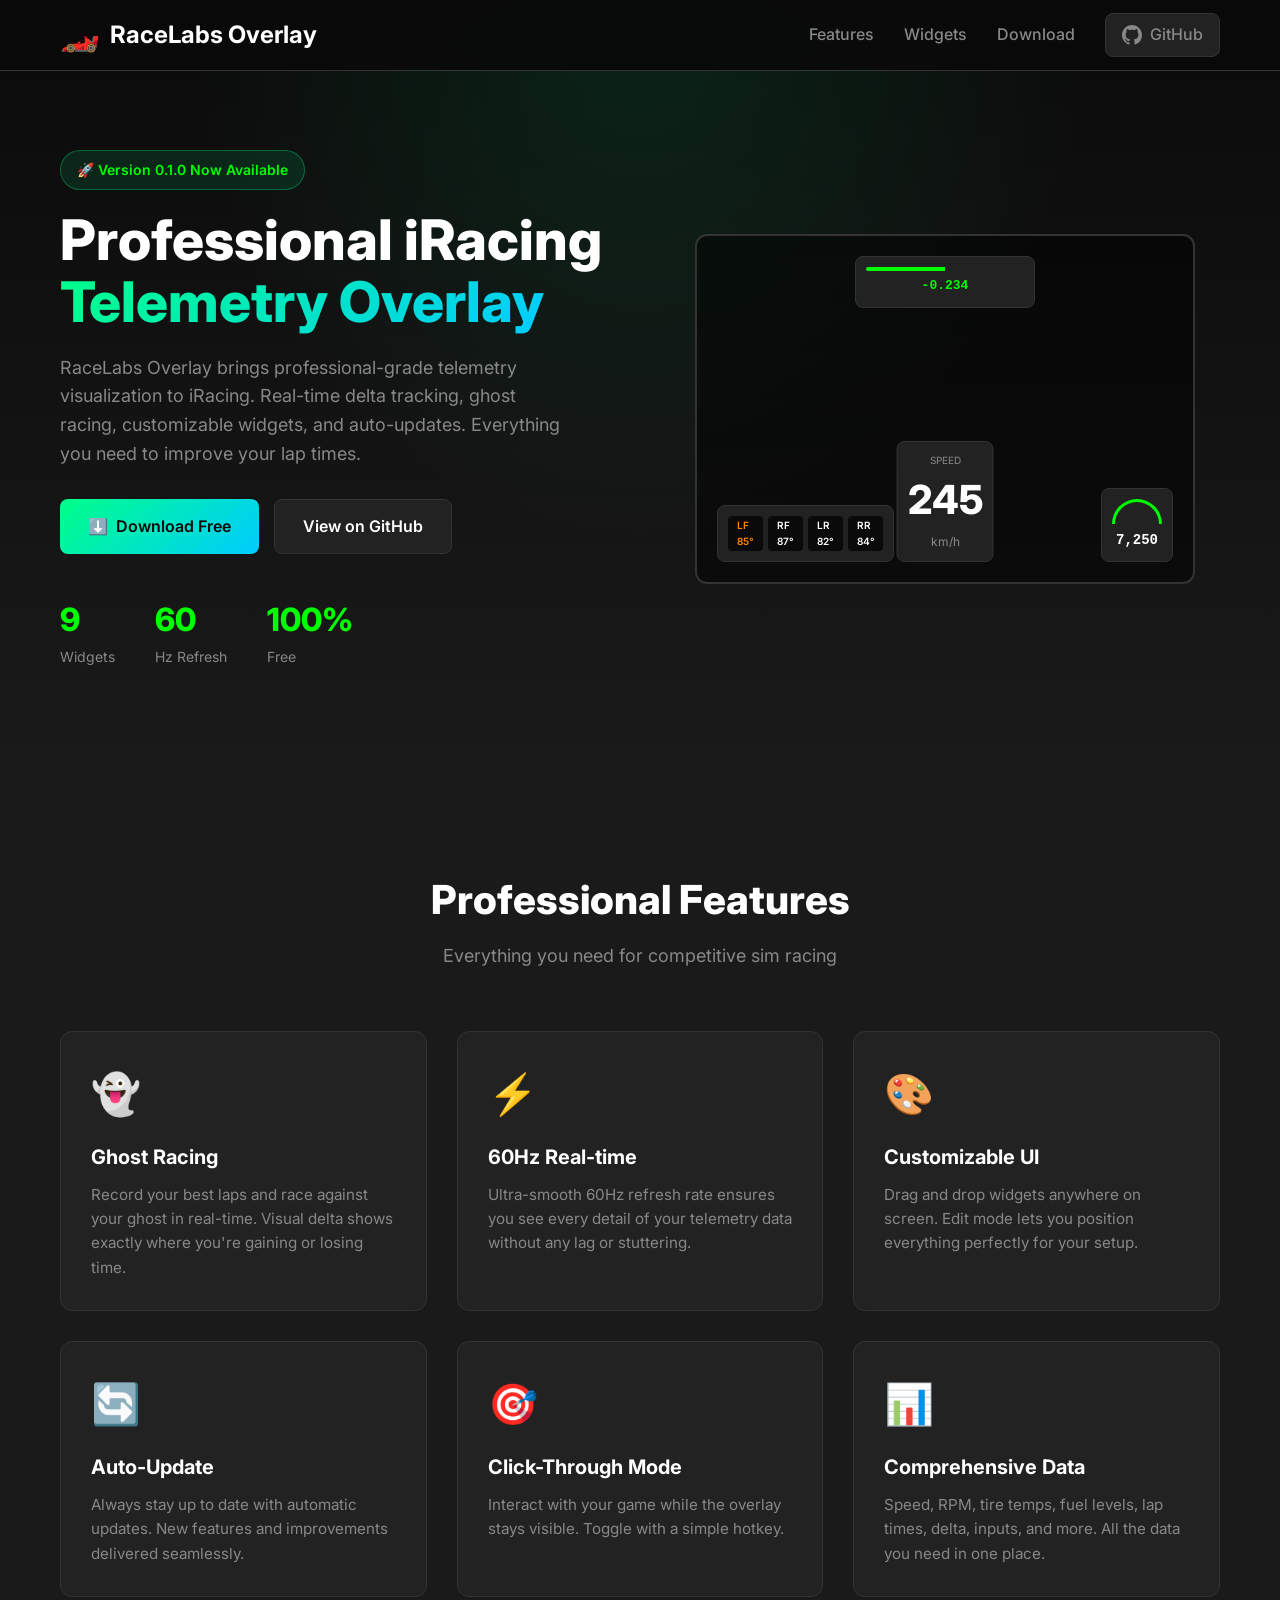
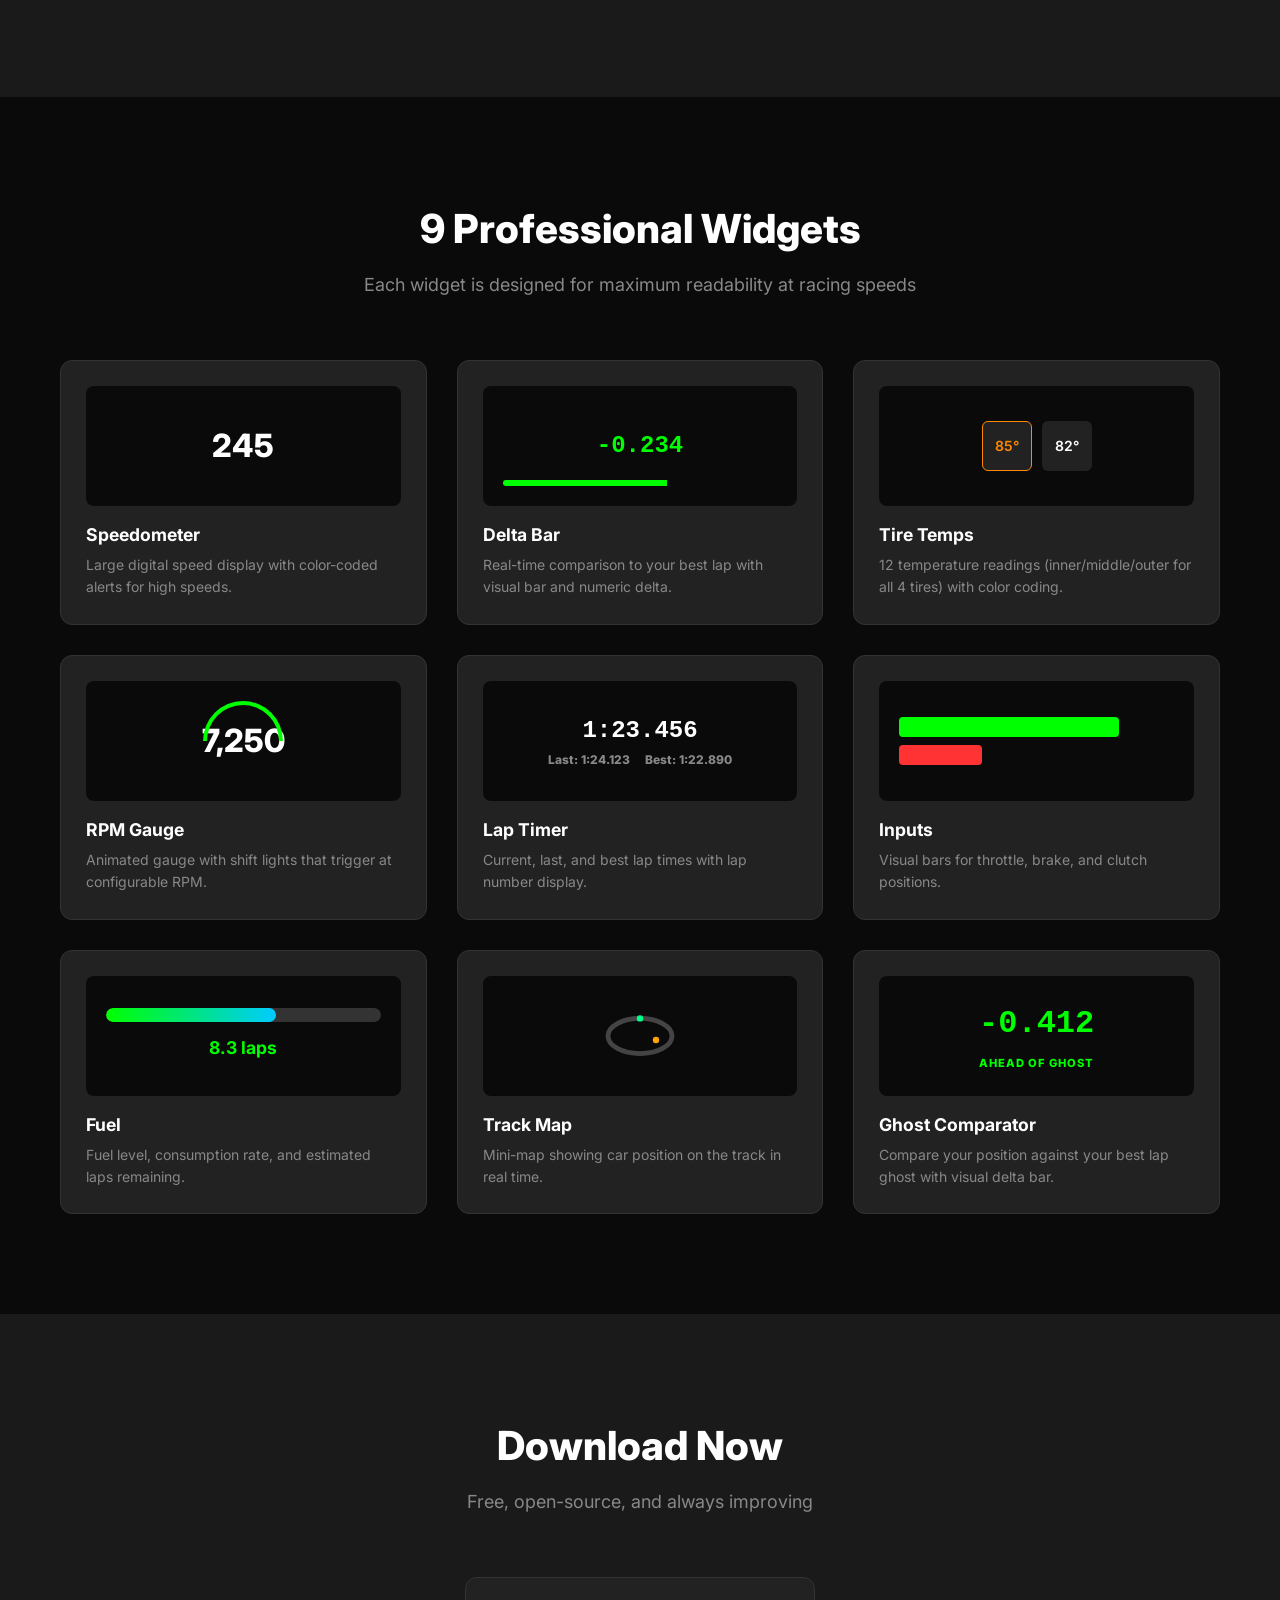
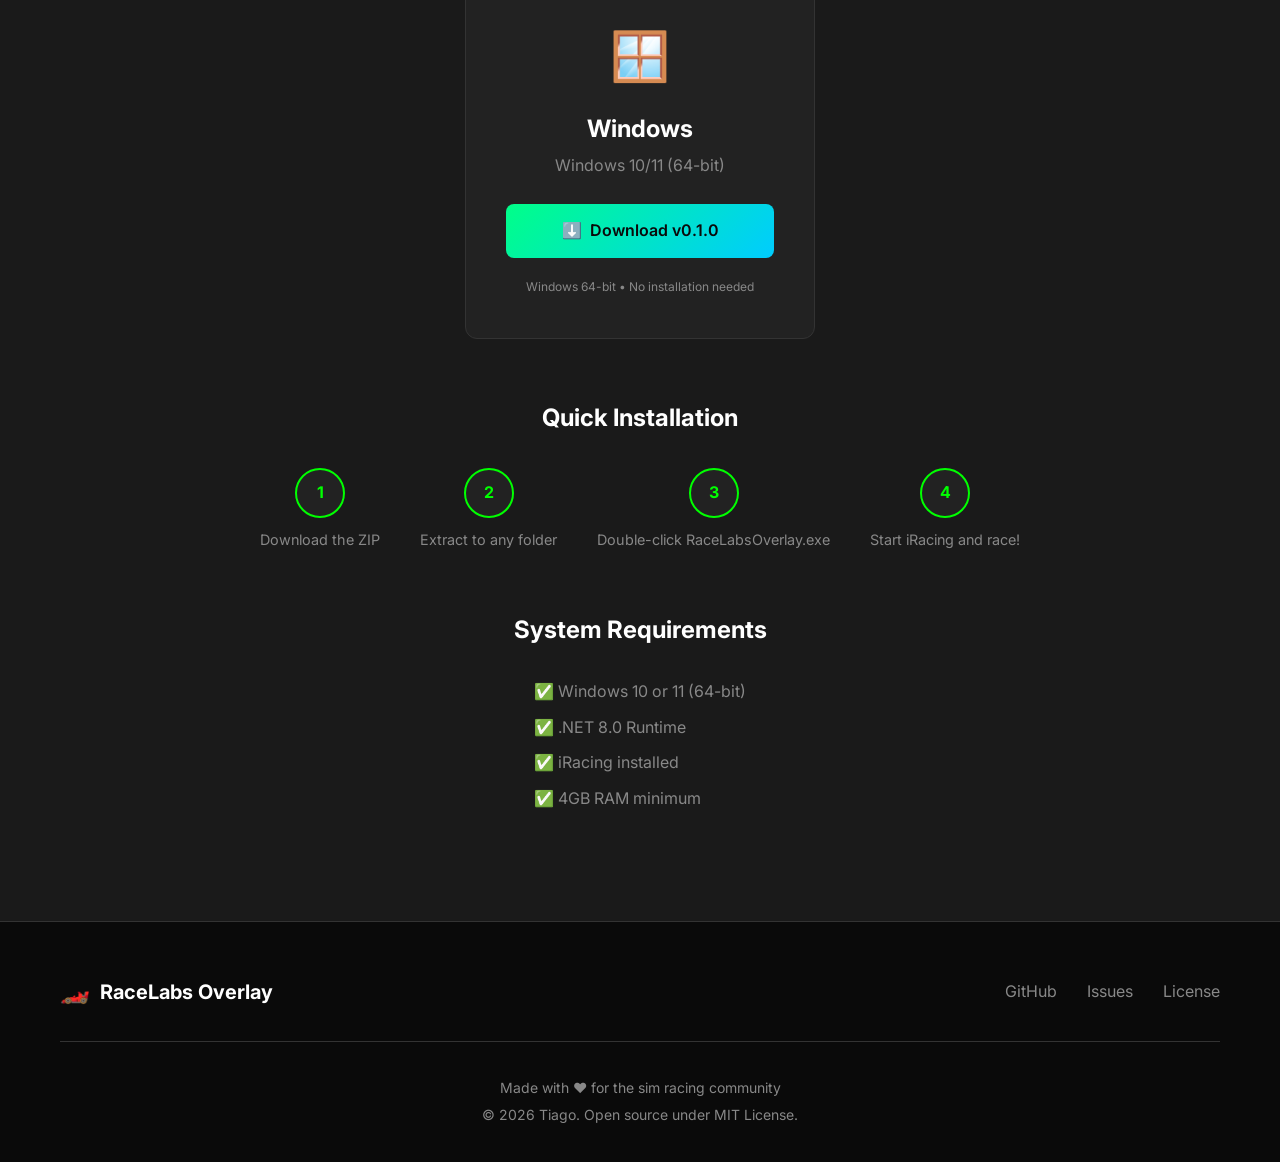
<file: docs/index.html>
<!DOCTYPE html>
<html lang="en">
<head>
    <meta charset="UTF-8">
    <meta name="viewport" content="width=device-width, initial-scale=1.0">
    <title>RaceLabs Overlay - Professional iRacing Telemetry</title>
    <meta name="description" content="Professional iRacing telemetry overlay with ghost racing, real-time delta, and customizable widgets.">
    <link rel="stylesheet" href="style.css">
    <link href="https://fonts.googleapis.com/css2?family=Inter:wght@400;600;700;800&display=swap" rel="stylesheet">
    <link rel="icon" href="data:image/svg+xml,<svg xmlns='http://www.w3.org/2000/svg' viewBox='0 0 100 100'><text y='.9em' font-size='90'>🏎️</text></svg>">
</head>
<body>
    <!-- Navigation -->
    <nav class="navbar">
        <div class="container">
            <div class="nav-brand">
                <span class="logo">🏎️</span>
                <span class="brand-text">RaceLabs Overlay</span>
            </div>
            <div class="nav-links">
                <a href="#features">Features</a>
                <a href="#widgets">Widgets</a>
                <a href="#download">Download</a>
                <a href="https://github.com/timimata/RaceLabsOverlay" target="_blank" class="github-link">
                    <svg height="20" viewBox="0 0 16 16" fill="currentColor"><path d="M8 0C3.58 0 0 3.58 0 8c0 3.54 2.29 6.53 5.47 7.59.4.07.55-.17.55-.38 0-.19-.01-.82-.01-1.49-2.01.37-2.53-.49-2.69-.94-.09-.23-.48-.94-.82-1.13-.28-.15-.68-.52-.01-.53.63-.01 1.08.58 1.23.82.72 1.21 1.87.87 2.33.66.07-.52.28-.87.51-1.07-1.78-.2-3.64-.89-3.64-3.95 0-.87.31-1.59.82-2.15-.08-.2-.36-1.02.08-2.12 0 0 .67-.21 2.2.82.64-.18 1.32-.27 2-.27.68 0 1.36.09 2 .27 1.53-1.04 2.2-.82 2.2-.82.44 1.1.16 1.92.08 2.12.51.56.82 1.27.82 2.15 0 3.07-1.87 3.75-3.65 3.95.29.25.54.73.54 1.48 0 1.07-.01 1.93-.01 2.2 0 .21.15.46.55.38A8.013 8.013 0 0016 8c0-4.42-3.58-8-8-8z"/></svg>
                    GitHub
                </a>
            </div>
            <button class="mobile-menu-btn">☰</button>
        </div>
    </nav>

    <!-- Hero Section -->
    <section class="hero">
        <div class="container">
            <div class="hero-content">
                <div class="badge">🚀 Version 0.1.0 Now Available</div>
                <h1>Professional iRacing<br><span class="gradient-text">Telemetry Overlay</span></h1>
                <p class="hero-description">
                    RaceLabs Overlay brings professional-grade telemetry visualization to iRacing. 
                    Real-time delta tracking, ghost racing, customizable widgets, and auto-updates. 
                    Everything you need to improve your lap times.
                </p>
                <div class="hero-buttons">
                    <a href="#download" class="btn btn-primary">
                        <span>⬇️</span> Download Free
                    </a>
                    <a href="https://github.com/timimata/RaceLabsOverlay" target="_blank" class="btn btn-secondary">
                        View on GitHub
                    </a>
                </div>
                <div class="hero-stats">
                    <div class="stat">
                        <span class="stat-value">9</span>
                        <span class="stat-label">Widgets</span>
                    </div>
                    <div class="stat">
                        <span class="stat-value">60</span>
                        <span class="stat-label">Hz Refresh</span>
                    </div>
                    <div class="stat">
                        <span class="stat-value">100%</span>
                        <span class="stat-label">Free</span>
                    </div>
                </div>
            </div>
            <div class="hero-visual">
                <div class="overlay-preview">
                    <div class="widget speedometer">
                        <div class="widget-label">SPEED</div>
                        <div class="widget-value">245</div>
                        <div class="widget-unit">km/h</div>
                    </div>
                    <div class="widget delta">
                        <div class="delta-bar"></div>
                        <div class="delta-value">-0.234</div>
                    </div>
                    <div class="widget tires">
                        <div class="tire lf">LF<br>85°</div>
                        <div class="tire rf">RF<br>87°</div>
                        <div class="tire lr">LR<br>82°</div>
                        <div class="tire rr">RR<br>84°</div>
                    </div>
                    <div class="widget rpm">
                        <div class="rpm-gauge"></div>
                        <div class="rpm-value">7,250</div>
                    </div>
                </div>
            </div>
        </div>
    </section>

    <!-- Features Section -->
    <section id="features" class="features">
        <div class="container">
            <h2 class="section-title">Professional Features</h2>
            <p class="section-subtitle">Everything you need for competitive sim racing</p>
            
            <div class="features-grid">
                <div class="feature-card">
                    <div class="feature-icon">👻</div>
                    <h3>Ghost Racing</h3>
                    <p>Record your best laps and race against your ghost in real-time. Visual delta shows exactly where you're gaining or losing time.</p>
                </div>
                <div class="feature-card">
                    <div class="feature-icon">⚡</div>
                    <h3>60Hz Real-time</h3>
                    <p>Ultra-smooth 60Hz refresh rate ensures you see every detail of your telemetry data without any lag or stuttering.</p>
                </div>
                <div class="feature-card">
                    <div class="feature-icon">🎨</div>
                    <h3>Customizable UI</h3>
                    <p>Drag and drop widgets anywhere on screen. Edit mode lets you position everything perfectly for your setup.</p>
                </div>
                <div class="feature-card">
                    <div class="feature-icon">🔄</div>
                    <h3>Auto-Update</h3>
                    <p>Always stay up to date with automatic updates. New features and improvements delivered seamlessly.</p>
                </div>
                <div class="feature-card">
                    <div class="feature-icon">🎯</div>
                    <h3>Click-Through Mode</h3>
                    <p>Interact with your game while the overlay stays visible. Toggle with a simple hotkey.</p>
                </div>
                <div class="feature-card">
                    <div class="feature-icon">📊</div>
                    <h3>Comprehensive Data</h3>
                    <p>Speed, RPM, tire temps, fuel levels, lap times, delta, inputs, and more. All the data you need in one place.</p>
                </div>
            </div>
        </div>
    </section>

    <!-- Widgets Section -->
    <section id="widgets" class="widgets">
        <div class="container">
            <h2 class="section-title">9 Professional Widgets</h2>
            <p class="section-subtitle">Each widget is designed for maximum readability at racing speeds</p>
            
            <div class="widgets-showcase">
                <div class="widget-item">
                    <div class="widget-preview speedo">245</div>
                    <div class="widget-info">
                        <h4>Speedometer</h4>
                        <p>Large digital speed display with color-coded alerts for high speeds.</p>
                    </div>
                </div>
                <div class="widget-item">
                    <div class="widget-preview delta-preview">
                        <div class="delta-bar-preview"></div>
                        <span>-0.234</span>
                    </div>
                    <div class="widget-info">
                        <h4>Delta Bar</h4>
                        <p>Real-time comparison to your best lap with visual bar and numeric delta.</p>
                    </div>
                </div>
                <div class="widget-item">
                    <div class="widget-preview temps">
                        <div class="temp-box hot">85°</div>
                        <div class="temp-box">82°</div>
                    </div>
                    <div class="widget-info">
                        <h4>Tire Temps</h4>
                        <p>12 temperature readings (inner/middle/outer for all 4 tires) with color coding.</p>
                    </div>
                </div>
                <div class="widget-item">
                    <div class="widget-preview rpm-preview">
                        <div class="rpm-arc"></div>
                        <span>7,250</span>
                    </div>
                    <div class="widget-info">
                        <h4>RPM Gauge</h4>
                        <p>Animated gauge with shift lights that trigger at configurable RPM.</p>
                    </div>
                </div>
                <div class="widget-item">
                    <div class="widget-preview lap">
                        <div class="lap-time">1:23.456</div>
                        <div class="lap-stats">
                            <span>Last: 1:24.123</span>
                            <span>Best: 1:22.890</span>
                        </div>
                    </div>
                    <div class="widget-info">
                        <h4>Lap Timer</h4>
                        <p>Current, last, and best lap times with lap number display.</p>
                    </div>
                </div>
                <div class="widget-item">
                    <div class="widget-preview inputs">
                        <div class="input-bar throttle" style="width: 80%"></div>
                        <div class="input-bar brake" style="width: 30%"></div>
                    </div>
                    <div class="widget-info">
                        <h4>Inputs</h4>
                        <p>Visual bars for throttle, brake, and clutch positions.</p>
                    </div>
                </div>
                <div class="widget-item">
                    <div class="widget-preview fuel-preview">
                        <div class="fuel-bar-bg">
                            <div class="fuel-bar-fill"></div>
                        </div>
                        <span class="fuel-laps">8.3 laps</span>
                    </div>
                    <div class="widget-info">
                        <h4>Fuel</h4>
                        <p>Fuel level, consumption rate, and estimated laps remaining.</p>
                    </div>
                </div>
                <div class="widget-item">
                    <div class="widget-preview track-preview">
                        <svg viewBox="0 0 100 60" width="80" height="50">
                            <ellipse cx="50" cy="30" rx="40" ry="22" fill="none" stroke="#444" stroke-width="6"/>
                            <circle cx="50" cy="8" r="4" fill="#00ff88"/>
                            <circle cx="70" cy="35" r="4" fill="orange"/>
                        </svg>
                    </div>
                    <div class="widget-info">
                        <h4>Track Map</h4>
                        <p>Mini-map showing car position on the track in real time.</p>
                    </div>
                </div>
                <div class="widget-item">
                    <div class="widget-preview ghost-preview">
                        <span class="ghost-delta">-0.412</span>
                        <span class="ghost-label">AHEAD of ghost</span>
                    </div>
                    <div class="widget-info">
                        <h4>Ghost Comparator</h4>
                        <p>Compare your position against your best lap ghost with visual delta bar.</p>
                    </div>
                </div>
            </div>
        </div>
    </section>

    <!-- Download Section -->
    <section id="download" class="download">
        <div class="container">
            <h2 class="section-title">Download Now</h2>
            <p class="section-subtitle">Free, open-source, and always improving</p>
            
            <div class="download-options">
                <div class="download-card">
                    <div class="download-icon">🪟</div>
                    <h3>Windows</h3>
                    <p>Windows 10/11 (64-bit)</p>
                    <a href="https://github.com/timimata/RaceLabsOverlay/releases" class="btn btn-download">
                        <span>⬇️</span> Download v0.1.0
                    </a>
                    <small>Windows 64-bit • No installation needed</small>
                </div>
            </div>

            <div class="installation">
                <h3>Quick Installation</h3>
                <div class="install-steps">
                    <div class="step">
                        <div class="step-number">1</div>
                        <p>Download the ZIP</p>
                    </div>
                    <div class="step">
                        <div class="step-number">2</div>
                        <p>Extract to any folder</p>
                    </div>
                    <div class="step">
                        <div class="step-number">3</div>
                        <p>Double-click RaceLabsOverlay.exe</p>
                    </div>
                    <div class="step">
                        <div class="step-number">4</div>
                        <p>Start iRacing and race!</p>
                    </div>
                </div>
            </div>

            <div class="requirements">
                <h3>System Requirements</h3>
                <ul>
                    <li>✅ Windows 10 or 11 (64-bit)</li>
                    <li>✅ .NET 8.0 Runtime</li>
                    <li>✅ iRacing installed</li>
                    <li>✅ 4GB RAM minimum</li>
                </ul>
            </div>
        </div>
    </section>

    <!-- Footer -->
    <footer class="footer">
        <div class="container">
            <div class="footer-content">
                <div class="footer-brand">
                    <span class="logo">🏎️</span>
                    <span>RaceLabs Overlay</span>
                </div>
                <div class="footer-links">
                    <a href="https://github.com/timimata/RaceLabsOverlay">GitHub</a>
                    <a href="https://github.com/timimata/RaceLabsOverlay/issues">Issues</a>
                    <a href="https://github.com/timimata/RaceLabsOverlay/blob/main/LICENSE">License</a>
                </div>
            </div>
            <div class="footer-bottom">
                <p>Made with ❤️ for the sim racing community</p>
                <p>© 2026 Tiago. Open source under MIT License.</p>
            </div>
        </div>
    </footer>

    <script src="script.js"></script>
</body>
</html>
</file>
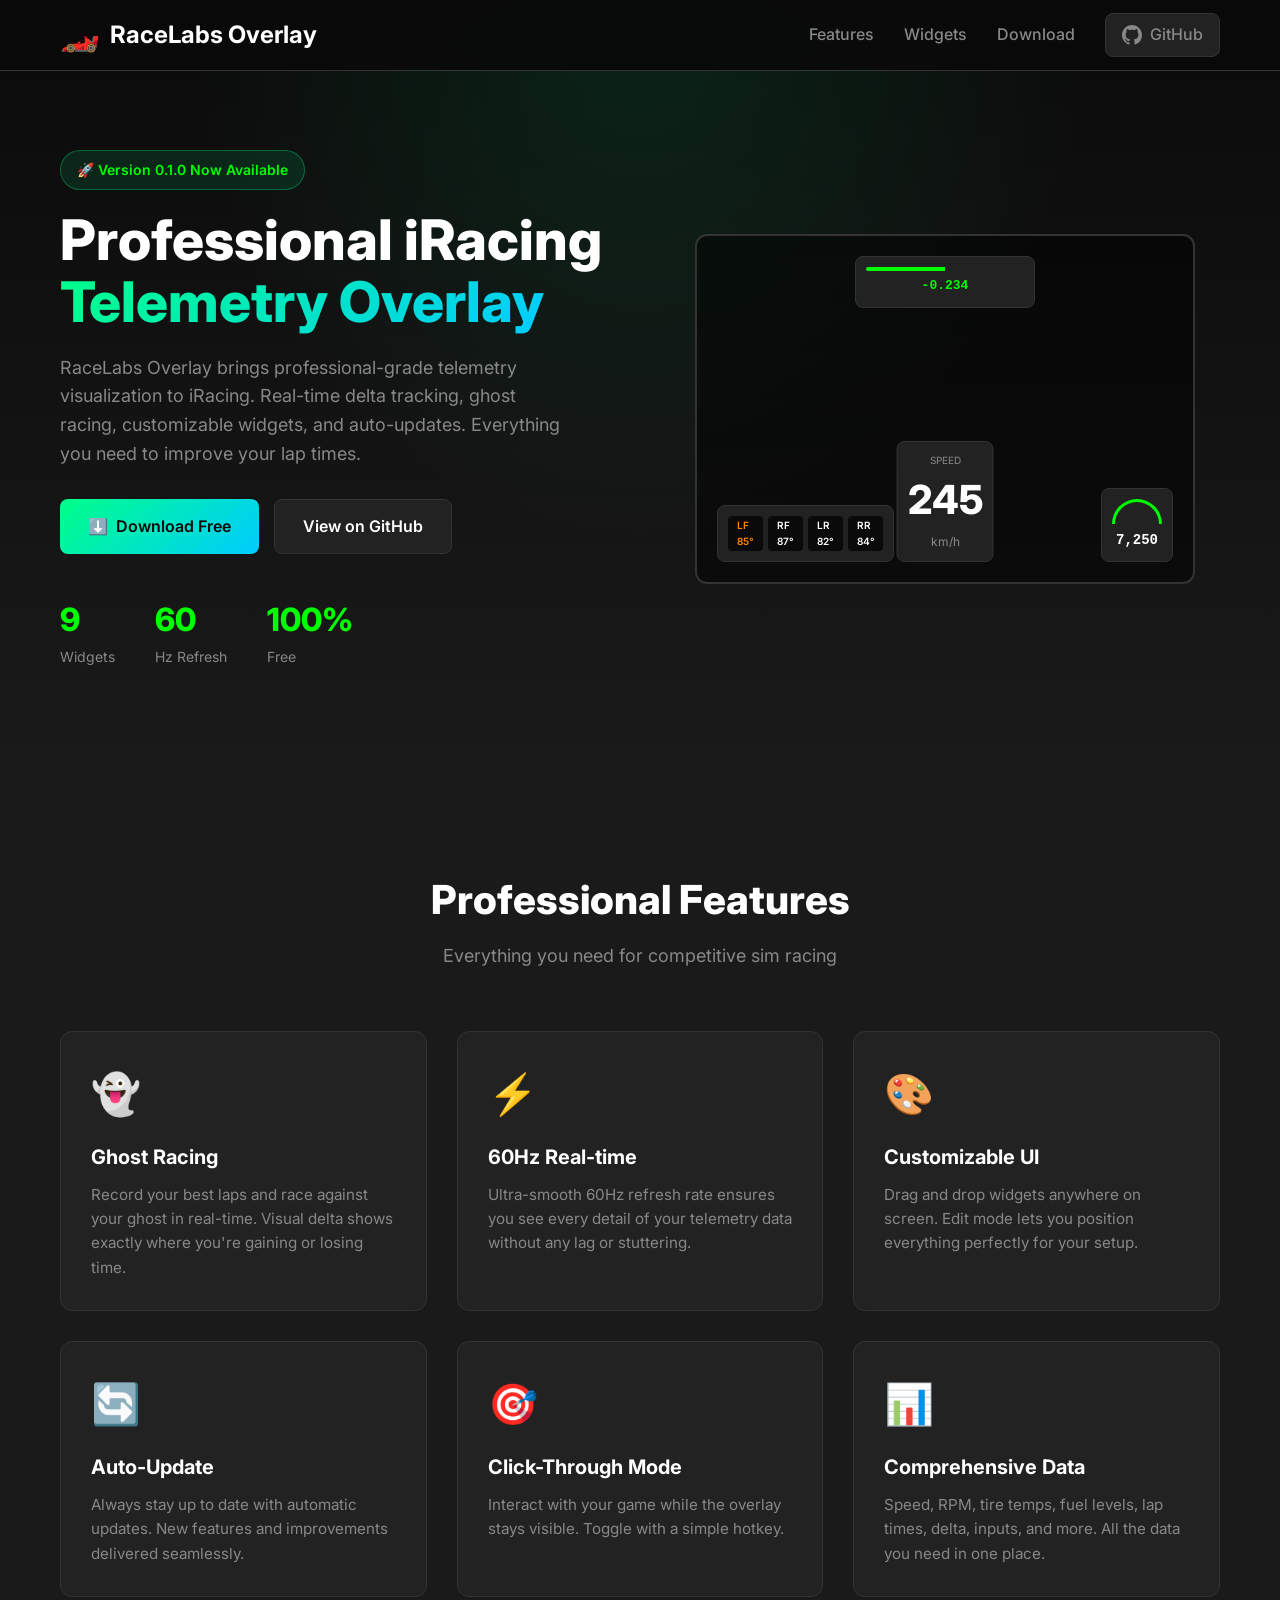
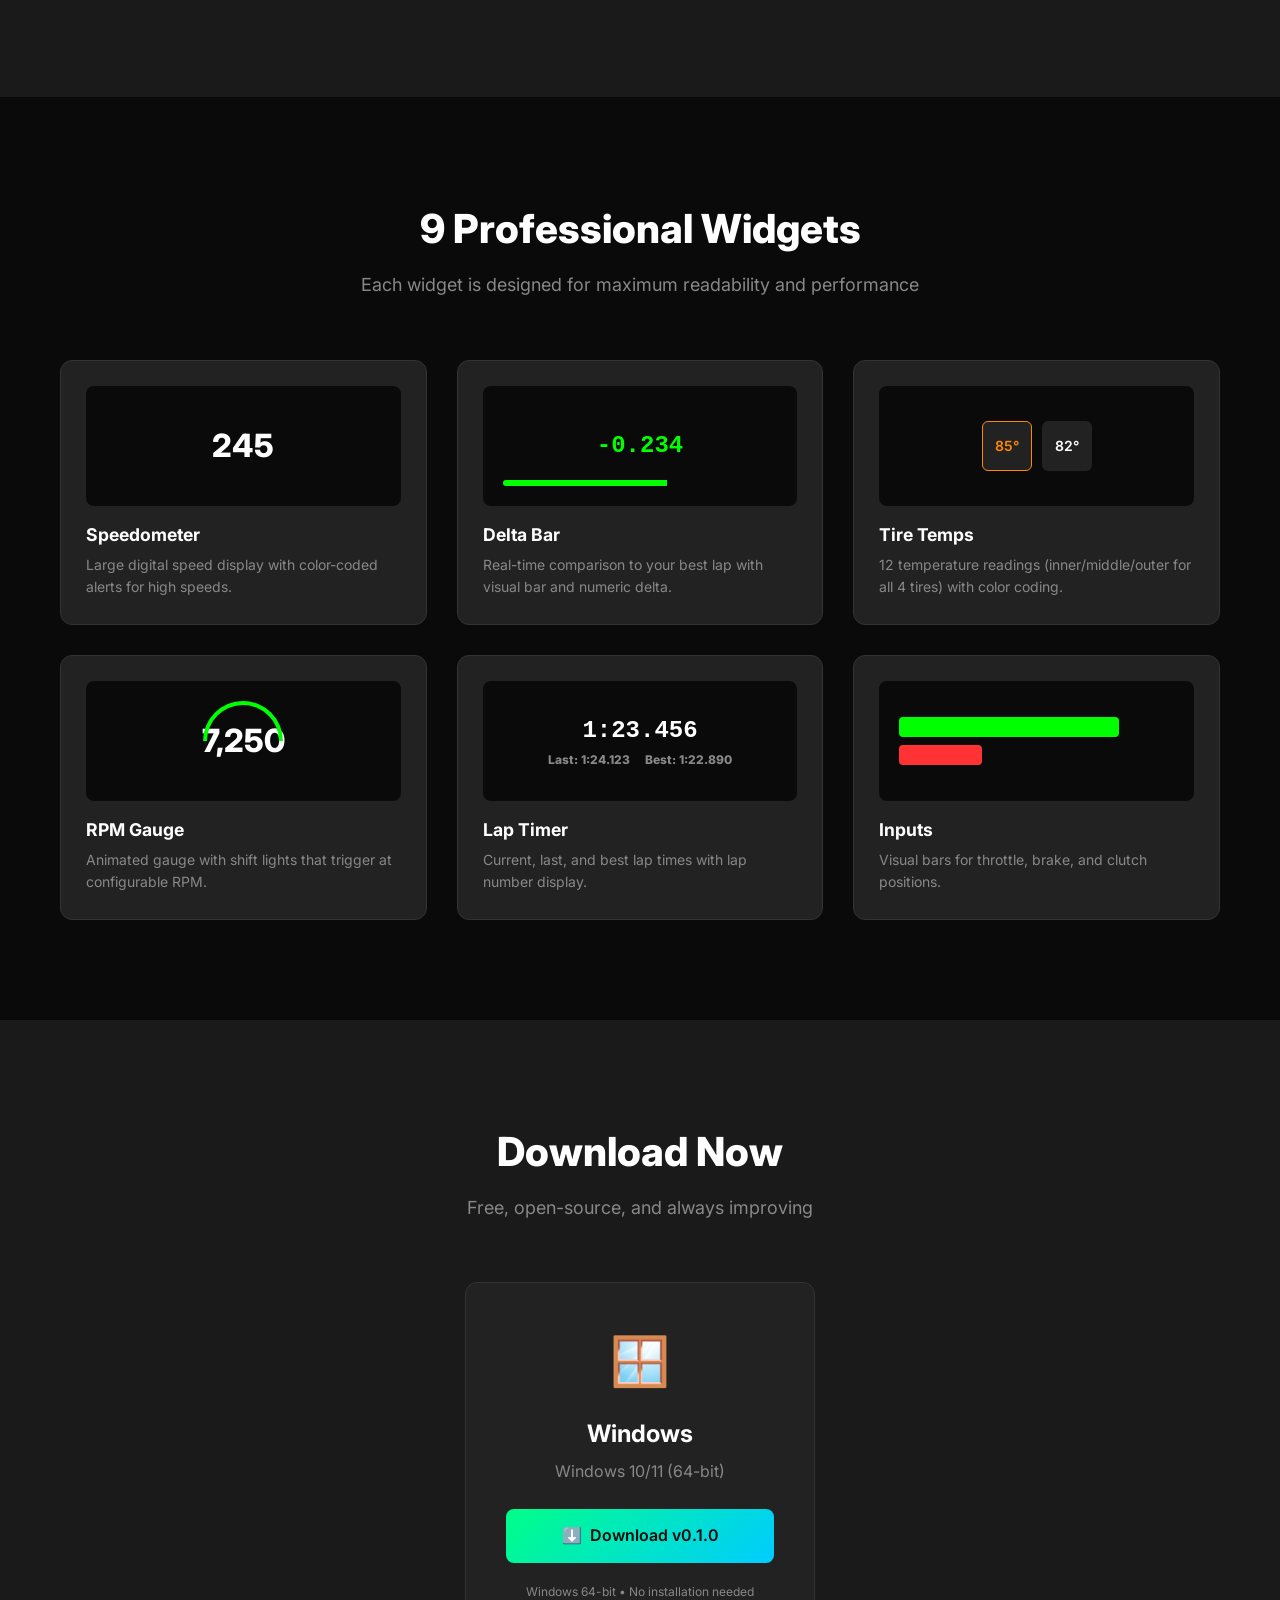
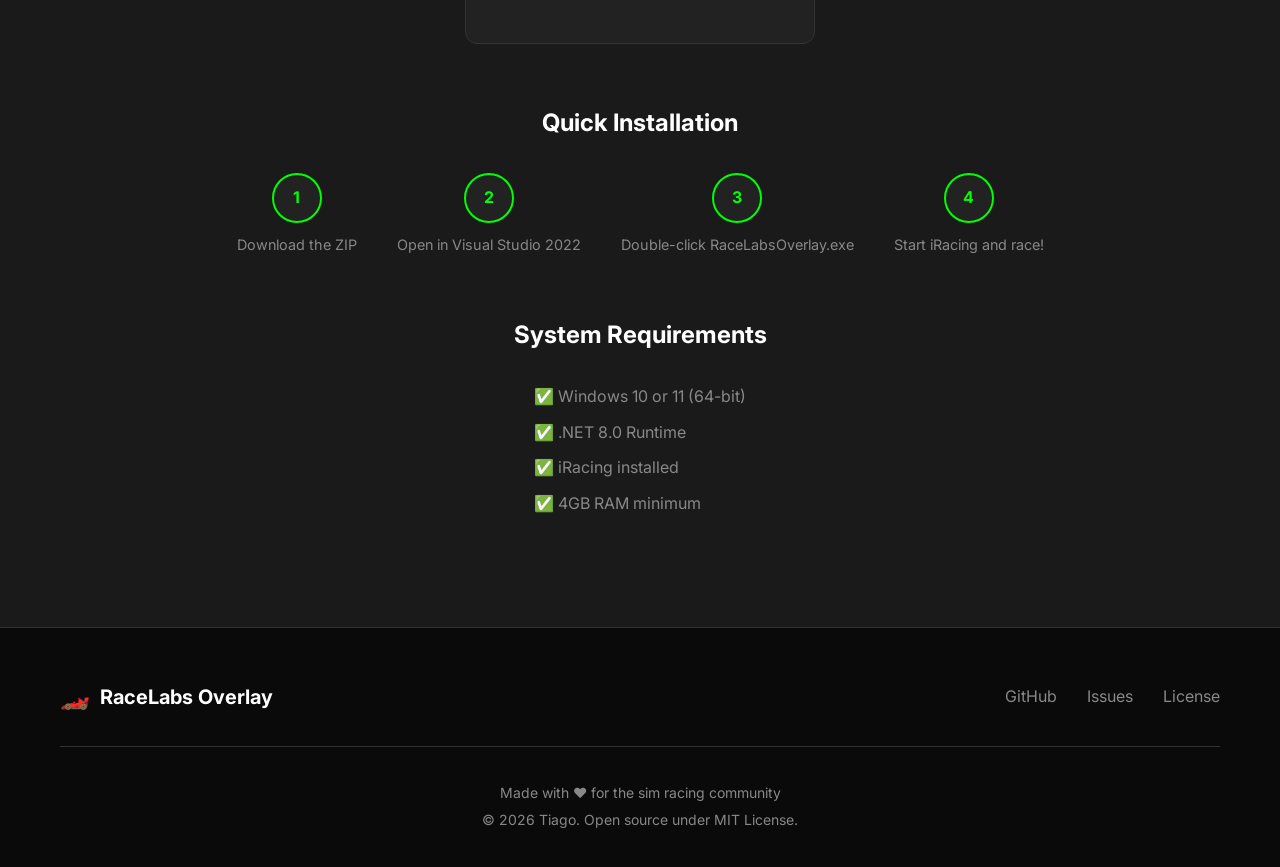
<file: website/index.html>
<!DOCTYPE html>
<html lang="en">
<head>
    <meta charset="UTF-8">
    <meta name="viewport" content="width=device-width, initial-scale=1.0">
    <title>RaceLabs Overlay - Professional iRacing Telemetry</title>
    <meta name="description" content="Professional iRacing telemetry overlay with ghost racing, real-time delta, and customizable widgets.">
    <link rel="stylesheet" href="style.css">
    <link href="https://fonts.googleapis.com/css2?family=Inter:wght@400;600;700;800&display=swap" rel="stylesheet">
    <link rel="icon" href="data:image/svg+xml,<svg xmlns='http://www.w3.org/2000/svg' viewBox='0 0 100 100'><text y='.9em' font-size='90'>🏎️</text></svg>">
</head>
<body>
    <!-- Navigation -->
    <nav class="navbar">
        <div class="container">
            <div class="nav-brand">
                <span class="logo">🏎️</span>
                <span class="brand-text">RaceLabs Overlay</span>
            </div>
            <div class="nav-links">
                <a href="#features">Features</a>
                <a href="#widgets">Widgets</a>
                <a href="#download">Download</a>
                <a href="https://github.com/timimata/RaceLabsOverlay" target="_blank" class="github-link">
                    <svg height="20" viewBox="0 0 16 16" fill="currentColor"><path d="M8 0C3.58 0 0 3.58 0 8c0 3.54 2.29 6.53 5.47 7.59.4.07.55-.17.55-.38 0-.19-.01-.82-.01-1.49-2.01.37-2.53-.49-2.69-.94-.09-.23-.48-.94-.82-1.13-.28-.15-.68-.52-.01-.53.63-.01 1.08.58 1.23.82.72 1.21 1.87.87 2.33.66.07-.52.28-.87.51-1.07-1.78-.2-3.64-.89-3.64-3.95 0-.87.31-1.59.82-2.15-.08-.2-.36-1.02.08-2.12 0 0 .67-.21 2.2.82.64-.18 1.32-.27 2-.27.68 0 1.36.09 2 .27 1.53-1.04 2.2-.82 2.2-.82.44 1.1.16 1.92.08 2.12.51.56.82 1.27.82 2.15 0 3.07-1.87 3.75-3.65 3.95.29.25.54.73.54 1.48 0 1.07-.01 1.93-.01 2.2 0 .21.15.46.55.38A8.013 8.013 0 0016 8c0-4.42-3.58-8-8-8z"/></svg>
                    GitHub
                </a>
            </div>
            <button class="mobile-menu-btn">☰</button>
        </div>
    </nav>

    <!-- Hero Section -->
    <section class="hero">
        <div class="container">
            <div class="hero-content">
                <div class="badge">🚀 Version 0.1.0 Now Available</div>
                <h1>Professional iRacing<br><span class="gradient-text">Telemetry Overlay</span></h1>
                <p class="hero-description">
                    RaceLabs Overlay brings professional-grade telemetry visualization to iRacing. 
                    Real-time delta tracking, ghost racing, customizable widgets, and auto-updates. 
                    Everything you need to improve your lap times.
                </p>
                <div class="hero-buttons">
                    <a href="#download" class="btn btn-primary">
                        <span>⬇️</span> Download Free
                    </a>
                    <a href="https://github.com/timimata/RaceLabsOverlay" target="_blank" class="btn btn-secondary">
                        View on GitHub
                    </a>
                </div>
                <div class="hero-stats">
                    <div class="stat">
                        <span class="stat-value">9</span>
                        <span class="stat-label">Widgets</span>
                    </div>
                    <div class="stat">
                        <span class="stat-value">60</span>
                        <span class="stat-label">Hz Refresh</span>
                    </div>
                    <div class="stat">
                        <span class="stat-value">100%</span>
                        <span class="stat-label">Free</span>
                    </div>
                </div>
            </div>
            <div class="hero-visual">
                <div class="overlay-preview">
                    <div class="widget speedometer">
                        <div class="widget-label">SPEED</div>
                        <div class="widget-value">245</div>
                        <div class="widget-unit">km/h</div>
                    </div>
                    <div class="widget delta">
                        <div class="delta-bar"></div>
                        <div class="delta-value">-0.234</div>
                    </div>
                    <div class="widget tires">
                        <div class="tire lf">LF<br>85°</div>
                        <div class="tire rf">RF<br>87°</div>
                        <div class="tire lr">LR<br>82°</div>
                        <div class="tire rr">RR<br>84°</div>
                    </div>
                    <div class="widget rpm">
                        <div class="rpm-gauge"></div>
                        <div class="rpm-value">7,250</div>
                    </div>
                </div>
            </div>
        </div>
    </section>

    <!-- Features Section -->
    <section id="features" class="features">
        <div class="container">
            <h2 class="section-title">Professional Features</h2>
            <p class="section-subtitle">Everything you need for competitive sim racing</p>
            
            <div class="features-grid">
                <div class="feature-card">
                    <div class="feature-icon">👻</div>
                    <h3>Ghost Racing</h3>
                    <p>Record your best laps and race against your ghost in real-time. Visual delta shows exactly where you're gaining or losing time.</p>
                </div>
                <div class="feature-card">
                    <div class="feature-icon">⚡</div>
                    <h3>60Hz Real-time</h3>
                    <p>Ultra-smooth 60Hz refresh rate ensures you see every detail of your telemetry data without any lag or stuttering.</p>
                </div>
                <div class="feature-card">
                    <div class="feature-icon">🎨</div>
                    <h3>Customizable UI</h3>
                    <p>Drag and drop widgets anywhere on screen. Edit mode lets you position everything perfectly for your setup.</p>
                </div>
                <div class="feature-card">
                    <div class="feature-icon">🔄</div>
                    <h3>Auto-Update</h3>
                    <p>Always stay up to date with automatic updates. New features and improvements delivered seamlessly.</p>
                </div>
                <div class="feature-card">
                    <div class="feature-icon">🎯</div>
                    <h3>Click-Through Mode</h3>
                    <p>Interact with your game while the overlay stays visible. Toggle with a simple hotkey.</p>
                </div>
                <div class="feature-card">
                    <div class="feature-icon">📊</div>
                    <h3>Comprehensive Data</h3>
                    <p>Speed, RPM, tire temps, fuel levels, lap times, delta, inputs, and more. All the data you need in one place.</p>
                </div>
            </div>
        </div>
    </section>

    <!-- Widgets Section -->
    <section id="widgets" class="widgets">
        <div class="container">
            <h2 class="section-title">9 Professional Widgets</h2>
            <p class="section-subtitle">Each widget is designed for maximum readability and performance</p>
            
            <div class="widgets-showcase">
                <div class="widget-item">
                    <div class="widget-preview speedo">245</div>
                    <div class="widget-info">
                        <h4>Speedometer</h4>
                        <p>Large digital speed display with color-coded alerts for high speeds.</p>
                    </div>
                </div>
                <div class="widget-item">
                    <div class="widget-preview delta-preview">
                        <div class="delta-bar-preview"></div>
                        <span>-0.234</span>
                    </div>
                    <div class="widget-info">
                        <h4>Delta Bar</h4>
                        <p>Real-time comparison to your best lap with visual bar and numeric delta.</p>
                    </div>
                </div>
                <div class="widget-item">
                    <div class="widget-preview temps">
                        <div class="temp-box hot">85°</div>
                        <div class="temp-box">82°</div>
                    </div>
                    <div class="widget-info">
                        <h4>Tire Temps</h4>
                        <p>12 temperature readings (inner/middle/outer for all 4 tires) with color coding.</p>
                    </div>
                </div>
                <div class="widget-item">
                    <div class="widget-preview rpm-preview">
                        <div class="rpm-arc"></div>
                        <span>7,250</span>
                    </div>
                    <div class="widget-info">
                        <h4>RPM Gauge</h4>
                        <p>Animated gauge with shift lights that trigger at configurable RPM.</p>
                    </div>
                </div>
                <div class="widget-item">
                    <div class="widget-preview lap">
                        <div class="lap-time">1:23.456</div>
                        <div class="lap-stats">
                            <span>Last: 1:24.123</span>
                            <span>Best: 1:22.890</span>
                        </div>
                    </div>
                    <div class="widget-info">
                        <h4>Lap Timer</h4>
                        <p>Current, last, and best lap times with lap number display.</p>
                    </div>
                </div>
                <div class="widget-item">
                    <div class="widget-preview inputs">
                        <div class="input-bar throttle" style="width: 80%"></div>
                        <div class="input-bar brake" style="width: 30%"></div>
                    </div>
                    <div class="widget-info">
                        <h4>Inputs</h4>
                        <p>Visual bars for throttle, brake, and clutch positions.</p>
                    </div>
                </div>
            </div>
        </div>
    </section>

    <!-- Download Section -->
    <section id="download" class="download">
        <div class="container">
            <h2 class="section-title">Download Now</h2>
            <p class="section-subtitle">Free, open-source, and always improving</p>
            
            <div class="download-options">
                <div class="download-card">
                    <div class="download-icon">🪟</div>
                    <h3>Windows</h3>
                    <p>Windows 10/11 (64-bit)</p>
                    <a href="https://github.com/timimata/RaceLabsOverlay/releases" class="btn btn-download">
                        <span>⬇️</span> Download v0.1.0
                    </a>
                    <small>Windows 64-bit • No installation needed</small>
                </div>
            </div>

            <div class="installation">
                <h3>Quick Installation</h3>
                <div class="install-steps">
                    <div class="step">
                        <div class="step-number">1</div>
                        <p>Download the ZIP</p>
                    </div>
                    <div class="step">
                        <div class="step-number">2</div>
                        <p>Open in Visual Studio 2022</p>
                    </div>
                    <div class="step">
                        <div class="step-number">3</div>
                        <p>Double-click RaceLabsOverlay.exe</p>
                    </div>
                    <div class="step">
                        <div class="step-number">4</div>
                        <p>Start iRacing and race!</p>
                    </div>
                </div>
            </div>

            <div class="requirements">
                <h3>System Requirements</h3>
                <ul>
                    <li>✅ Windows 10 or 11 (64-bit)</li>
                    <li>✅ .NET 8.0 Runtime</li>
                    <li>✅ iRacing installed</li>
                    <li>✅ 4GB RAM minimum</li>
                </ul>
            </div>
        </div>
    </section>

    <!-- Footer -->
    <footer class="footer">
        <div class="container">
            <div class="footer-content">
                <div class="footer-brand">
                    <span class="logo">🏎️</span>
                    <span>RaceLabs Overlay</span>
                </div>
                <div class="footer-links">
                    <a href="https://github.com/timimata/RaceLabsOverlay">GitHub</a>
                    <a href="https://github.com/timimata/RaceLabsOverlay/issues">Issues</a>
                    <a href="https://github.com/timimata/RaceLabsOverlay/blob/main/LICENSE">License</a>
                </div>
            </div>
            <div class="footer-bottom">
                <p>Made with ❤️ for the sim racing community</p>
                <p>© 2026 Tiago. Open source under MIT License.</p>
            </div>
        </div>
    </footer>

    <script src="script.js"></script>
</body>
</html>
</file>
<file: docs/style.css>
/* Reset and Base */
* {
    margin: 0;
    padding: 0;
    box-sizing: border-box;
}

:root {
    --bg-primary: #0a0a0a;
    --bg-secondary: #1a1a1a;
    --bg-card: #222222;
    --text-primary: #ffffff;
    --text-secondary: #888888;
    --accent-green: #00ff00;
    --accent-red: #ff3333;
    --accent-orange: #ff8800;
    --accent-purple: #aa66ff;
    --border-color: #333333;
    --gradient-start: #00ff88;
    --gradient-end: #00ccff;
}

html {
    scroll-behavior: smooth;
}

body {
    font-family: 'Inter', -apple-system, BlinkMacSystemFont, sans-serif;
    background-color: var(--bg-primary);
    color: var(--text-primary);
    line-height: 1.6;
}

.container {
    max-width: 1200px;
    margin: 0 auto;
    padding: 0 20px;
}

/* Navigation */
.navbar {
    position: fixed;
    top: 0;
    left: 0;
    right: 0;
    background: rgba(10, 10, 10, 0.95);
    backdrop-filter: blur(10px);
    z-index: 1000;
    border-bottom: 1px solid var(--border-color);
}

.navbar .container {
    display: flex;
    justify-content: space-between;
    align-items: center;
    height: 70px;
}

.nav-brand {
    display: flex;
    align-items: center;
    gap: 10px;
    font-size: 1.5rem;
    font-weight: 700;
}

.nav-brand .logo {
    font-size: 2rem;
}

.nav-links {
    display: flex;
    gap: 30px;
    align-items: center;
}

.nav-links a {
    color: var(--text-secondary);
    text-decoration: none;
    font-weight: 500;
    transition: color 0.3s;
}

.nav-links a:hover {
    color: var(--text-primary);
}

.github-link {
    display: flex;
    align-items: center;
    gap: 8px;
    background: var(--bg-card);
    padding: 8px 16px;
    border-radius: 8px;
    border: 1px solid var(--border-color);
}

.mobile-menu-btn {
    display: none;
    background: none;
    border: none;
    color: var(--text-primary);
    font-size: 1.5rem;
    cursor: pointer;
}

/* Hero Section */
.hero {
    padding: 150px 0 100px;
    background: linear-gradient(180deg, var(--bg-primary) 0%, var(--bg-secondary) 100%);
    position: relative;
    overflow: hidden;
}

.hero::before {
    content: '';
    position: absolute;
    top: 0;
    left: 0;
    right: 0;
    bottom: 0;
    background: radial-gradient(ellipse at top, rgba(0, 255, 136, 0.1) 0%, transparent 50%);
    pointer-events: none;
}

.hero .container {
    display: grid;
    grid-template-columns: 1fr 1fr;
    gap: 60px;
    align-items: center;
    position: relative;
}

.badge {
    display: inline-block;
    background: rgba(0, 255, 136, 0.1);
    border: 1px solid rgba(0, 255, 136, 0.3);
    color: var(--accent-green);
    padding: 8px 16px;
    border-radius: 20px;
    font-size: 0.875rem;
    font-weight: 600;
    margin-bottom: 20px;
}

.hero h1 {
    font-size: 3.5rem;
    font-weight: 800;
    line-height: 1.1;
    margin-bottom: 20px;
}

.gradient-text {
    background: linear-gradient(135deg, var(--gradient-start), var(--gradient-end));
    -webkit-background-clip: text;
    -webkit-text-fill-color: transparent;
    background-clip: text;
}

.hero-description {
    font-size: 1.125rem;
    color: var(--text-secondary);
    margin-bottom: 30px;
    max-width: 500px;
}

.hero-buttons {
    display: flex;
    gap: 15px;
    margin-bottom: 40px;
}

.btn {
    display: inline-flex;
    align-items: center;
    gap: 8px;
    padding: 14px 28px;
    border-radius: 8px;
    font-weight: 600;
    text-decoration: none;
    transition: all 0.3s;
    border: none;
    cursor: pointer;
    font-size: 1rem;
}

.btn-primary {
    background: linear-gradient(135deg, var(--gradient-start), var(--gradient-end));
    color: var(--bg-primary);
}

.btn-primary:hover {
    transform: translateY(-2px);
    box-shadow: 0 10px 30px rgba(0, 255, 136, 0.3);
}

.btn-secondary {
    background: var(--bg-card);
    color: var(--text-primary);
    border: 1px solid var(--border-color);
}

.btn-secondary:hover {
    background: var(--border-color);
}

.hero-stats {
    display: flex;
    gap: 40px;
}

.stat {
    display: flex;
    flex-direction: column;
}

.stat-value {
    font-size: 2rem;
    font-weight: 800;
    color: var(--accent-green);
}

.stat-label {
    font-size: 0.875rem;
    color: var(--text-secondary);
}

/* Hero Visual - Overlay Preview */
.hero-visual {
    display: flex;
    justify-content: center;
    align-items: center;
}

.overlay-preview {
    position: relative;
    width: 100%;
    max-width: 500px;
    height: 350px;
    background: rgba(0, 0, 0, 0.5);
    border: 2px solid var(--border-color);
    border-radius: 12px;
    overflow: hidden;
}

.widget {
    position: absolute;
    background: var(--bg-card);
    border: 1px solid var(--border-color);
    border-radius: 8px;
    padding: 10px;
    animation: float 6s ease-in-out infinite;
}

.widget.speedometer {
    bottom: 20px;
    left: 50%;
    transform: translateX(-50%);
    text-align: center;
    animation-delay: 0s;
}

.widget.speedometer .widget-label {
    font-size: 0.625rem;
    color: var(--text-secondary);
}

.widget.speedometer .widget-value {
    font-size: 2.5rem;
    font-weight: 800;
    color: var(--text-primary);
}

.widget.speedometer .widget-unit {
    font-size: 0.75rem;
    color: var(--text-secondary);
}

.widget.delta {
    top: 20px;
    left: 50%;
    transform: translateX(-50%);
    width: 180px;
    animation-delay: 1s;
}

.delta-bar {
    height: 4px;
    background: linear-gradient(90deg, var(--accent-green) 50%, transparent 50%);
    border-radius: 2px;
    margin-bottom: 5px;
}

.delta-value {
    text-align: center;
    font-family: monospace;
    font-weight: 600;
    color: var(--accent-green);
}

.widget.tires {
    bottom: 20px;
    left: 20px;
    display: flex;
    gap: 5px;
    animation-delay: 2s;
}

.tire {
    width: 35px;
    height: 35px;
    background: var(--bg-primary);
    border-radius: 4px;
    display: flex;
    flex-direction: column;
    align-items: center;
    justify-content: center;
    font-size: 0.625rem;
    font-weight: 600;
}

.tire.lf {
    color: var(--accent-orange);
}

.widget.rpm {
    bottom: 20px;
    right: 20px;
    text-align: center;
    animation-delay: 3s;
}

.rpm-gauge {
    width: 50px;
    height: 25px;
    border: 3px solid var(--accent-green);
    border-bottom: none;
    border-radius: 50px 50px 0 0;
    margin: 0 auto 5px;
}

.rpm-value {
    font-family: monospace;
    font-weight: 600;
    font-size: 0.875rem;
}

@keyframes float {
    0%, 100% { transform: translateY(0); }
    50% { transform: translateY(-10px); }
}

/* Features Section */
.features {
    padding: 100px 0;
    background: var(--bg-secondary);
}

.section-title {
    text-align: center;
    font-size: 2.5rem;
    font-weight: 800;
    margin-bottom: 10px;
}

.section-subtitle {
    text-align: center;
    color: var(--text-secondary);
    font-size: 1.125rem;
    margin-bottom: 60px;
}

.features-grid {
    display: grid;
    grid-template-columns: repeat(auto-fit, minmax(300px, 1fr));
    gap: 30px;
}

.feature-card {
    background: var(--bg-card);
    border: 1px solid var(--border-color);
    border-radius: 12px;
    padding: 30px;
    transition: all 0.3s;
}

.feature-card:hover {
    transform: translateY(-5px);
    border-color: var(--accent-green);
    box-shadow: 0 20px 40px rgba(0, 0, 0, 0.3);
}

.feature-icon {
    font-size: 2.5rem;
    margin-bottom: 15px;
}

.feature-card h3 {
    font-size: 1.25rem;
    margin-bottom: 10px;
}

.feature-card p {
    color: var(--text-secondary);
    font-size: 0.95rem;
}

/* Widgets Section */
.widgets {
    padding: 100px 0;
    background: var(--bg-primary);
}

.widgets-showcase {
    display: grid;
    grid-template-columns: repeat(auto-fit, minmax(280px, 1fr));
    gap: 30px;
}

.widget-item {
    background: var(--bg-card);
    border: 1px solid var(--border-color);
    border-radius: 12px;
    padding: 25px;
    display: flex;
    flex-direction: column;
    gap: 15px;
}

.widget-preview {
    background: var(--bg-primary);
    border-radius: 8px;
    height: 120px;
    display: flex;
    flex-direction: column;
    align-items: center;
    justify-content: center;
    font-size: 2rem;
    font-weight: 800;
    position: relative;
    overflow: hidden;
}

.widget-preview.speedo {
    color: var(--text-primary);
}

.widget-preview.delta-preview {
    font-family: monospace;
    font-size: 1.5rem;
    color: var(--accent-green);
}

.delta-bar-preview {
    position: absolute;
    bottom: 20px;
    left: 20px;
    right: 20px;
    height: 6px;
    background: linear-gradient(90deg, var(--accent-green) 60%, transparent 60%);
    border-radius: 3px;
}

.widget-preview.temps {
    flex-direction: row;
    gap: 10px;
}

.temp-box {
    width: 50px;
    height: 50px;
    background: var(--bg-card);
    border-radius: 6px;
    display: flex;
    align-items: center;
    justify-content: center;
    font-size: 0.875rem;
    font-weight: 600;
}

.temp-box.hot {
    color: var(--accent-orange);
    border: 1px solid var(--accent-orange);
}

.widget-preview.rpm-preview {
    position: relative;
}

.rpm-arc {
    position: absolute;
    width: 80px;
    height: 40px;
    border: 4px solid var(--accent-green);
    border-bottom: none;
    border-radius: 80px 80px 0 0;
    top: 20px;
}

.widget-preview.lap {
    font-size: 1rem;
}

.lap-time {
    font-family: monospace;
    font-size: 1.5rem;
    font-weight: 700;
    color: var(--text-primary);
}

.lap-stats {
    display: flex;
    gap: 15px;
    font-size: 0.75rem;
    color: var(--text-secondary);
}

.widget-preview.inputs {
    gap: 8px;
    padding: 20px;
    align-items: stretch;
}

.input-bar {
    height: 20px;
    border-radius: 4px;
    transition: width 0.3s;
}

.input-bar.throttle {
    background: var(--accent-green);
}

.input-bar.brake {
    background: var(--accent-red);
}

.widget-info h4 {
    font-size: 1.1rem;
    margin-bottom: 5px;
}

.widget-info p {
    color: var(--text-secondary);
    font-size: 0.875rem;
}

/* Fuel widget preview */
.widget-preview.fuel-preview {
    flex-direction: column;
    gap: 12px;
    padding: 20px;
}

.fuel-bar-bg {
    width: 100%;
    height: 14px;
    background: #333;
    border-radius: 7px;
    overflow: hidden;
}

.fuel-bar-fill {
    width: 62%;
    height: 100%;
    background: linear-gradient(90deg, var(--accent-green), var(--gradient-end));
    border-radius: 7px;
}

.fuel-laps {
    font-size: 1.1rem;
    font-weight: 700;
    color: var(--accent-green);
}

/* Track map preview */
.widget-preview.track-preview {
    font-size: 1rem;
}

/* Ghost comparator preview */
.widget-preview.ghost-preview {
    flex-direction: column;
    gap: 6px;
}

.ghost-delta {
    font-size: 2rem;
    font-weight: 800;
    color: var(--accent-green);
    font-family: monospace;
}

.ghost-label {
    font-size: 0.7rem;
    color: var(--accent-green);
    text-transform: uppercase;
    letter-spacing: 1px;
}

/* Download Section */
.download {
    padding: 100px 0;
    background: var(--bg-secondary);
    text-align: center;
}

.download-options {
    display: flex;
    justify-content: center;
    gap: 30px;
    margin-bottom: 60px;
}

.download-card {
    background: var(--bg-card);
    border: 1px solid var(--border-color);
    border-radius: 12px;
    padding: 40px;
    max-width: 350px;
    width: 100%;
}

.download-icon {
    font-size: 3rem;
    margin-bottom: 15px;
}

.download-card h3 {
    font-size: 1.5rem;
    margin-bottom: 5px;
}

.download-card p {
    color: var(--text-secondary);
    margin-bottom: 25px;
}

.btn-download {
    width: 100%;
    justify-content: center;
    background: linear-gradient(135deg, var(--gradient-start), var(--gradient-end));
    color: var(--bg-primary);
    margin-bottom: 15px;
}

.download-card small {
    color: var(--text-secondary);
    font-size: 0.75rem;
}

.installation {
    margin-bottom: 60px;
}

.installation h3 {
    font-size: 1.5rem;
    margin-bottom: 30px;
}

.install-steps {
    display: flex;
    justify-content: center;
    gap: 40px;
    flex-wrap: wrap;
}

.step {
    display: flex;
    flex-direction: column;
    align-items: center;
    gap: 10px;
}

.step-number {
    width: 50px;
    height: 50px;
    background: var(--bg-card);
    border: 2px solid var(--accent-green);
    border-radius: 50%;
    display: flex;
    align-items: center;
    justify-content: center;
    font-weight: 700;
    color: var(--accent-green);
}

.step p {
    color: var(--text-secondary);
    font-size: 0.9rem;
}

.requirements h3 {
    font-size: 1.5rem;
    margin-bottom: 20px;
}

.requirements ul {
    list-style: none;
    display: inline-block;
    text-align: left;
}

.requirements li {
    color: var(--text-secondary);
    margin: 10px 0;
    font-size: 1rem;
}

/* Footer */
.footer {
    background: var(--bg-primary);
    border-top: 1px solid var(--border-color);
    padding: 50px 0 30px;
}

.footer-content {
    display: flex;
    justify-content: space-between;
    align-items: center;
    margin-bottom: 30px;
}

.footer-brand {
    display: flex;
    align-items: center;
    gap: 10px;
    font-size: 1.25rem;
    font-weight: 700;
}

.footer-brand .logo {
    font-size: 1.5rem;
}

.footer-links {
    display: flex;
    gap: 30px;
}

.footer-links a {
    color: var(--text-secondary);
    text-decoration: none;
    transition: color 0.3s;
}

.footer-links a:hover {
    color: var(--text-primary);
}

.footer-bottom {
    text-align: center;
    padding-top: 30px;
    border-top: 1px solid var(--border-color);
}

.footer-bottom p {
    color: var(--text-secondary);
    font-size: 0.875rem;
    margin: 5px 0;
}

/* Responsive */
@media (max-width: 900px) {
    .hero .container {
        grid-template-columns: 1fr;
        text-align: center;
    }
    
    .hero h1 {
        font-size: 2.5rem;
    }
    
    .hero-description {
        margin-left: auto;
        margin-right: auto;
    }
    
    .hero-buttons {
        justify-content: center;
    }
    
    .hero-stats {
        justify-content: center;
    }
    
    .hero-visual {
        order: -1;
    }
    
    .nav-links {
        display: none;
    }
    
    .mobile-menu-btn {
        display: block;
    }
}

@media (max-width: 600px) {
    .hero h1 {
        font-size: 2rem;
    }
    
    .section-title {
        font-size: 1.75rem;
    }
    
    .hero-buttons {
        flex-direction: column;
    }
    
    .btn {
        width: 100%;
        justify-content: center;
    }
    
    .install-steps {
        flex-direction: column;
        gap: 20px;
    }
    
    .footer-content {
        flex-direction: column;
        gap: 20px;
        text-align: center;
    }
    
    .footer-links {
        flex-wrap: wrap;
        justify-content: center;
    }
}
</file>
<file: website/style.css>
/* Reset and Base */
* {
    margin: 0;
    padding: 0;
    box-sizing: border-box;
}

:root {
    --bg-primary: #0a0a0a;
    --bg-secondary: #1a1a1a;
    --bg-card: #222222;
    --text-primary: #ffffff;
    --text-secondary: #888888;
    --accent-green: #00ff00;
    --accent-red: #ff3333;
    --accent-orange: #ff8800;
    --accent-purple: #aa66ff;
    --border-color: #333333;
    --gradient-start: #00ff88;
    --gradient-end: #00ccff;
}

html {
    scroll-behavior: smooth;
}

body {
    font-family: 'Inter', -apple-system, BlinkMacSystemFont, sans-serif;
    background-color: var(--bg-primary);
    color: var(--text-primary);
    line-height: 1.6;
}

.container {
    max-width: 1200px;
    margin: 0 auto;
    padding: 0 20px;
}

/* Navigation */
.navbar {
    position: fixed;
    top: 0;
    left: 0;
    right: 0;
    background: rgba(10, 10, 10, 0.95);
    backdrop-filter: blur(10px);
    z-index: 1000;
    border-bottom: 1px solid var(--border-color);
}

.navbar .container {
    display: flex;
    justify-content: space-between;
    align-items: center;
    height: 70px;
}

.nav-brand {
    display: flex;
    align-items: center;
    gap: 10px;
    font-size: 1.5rem;
    font-weight: 700;
}

.nav-brand .logo {
    font-size: 2rem;
}

.nav-links {
    display: flex;
    gap: 30px;
    align-items: center;
}

.nav-links a {
    color: var(--text-secondary);
    text-decoration: none;
    font-weight: 500;
    transition: color 0.3s;
}

.nav-links a:hover {
    color: var(--text-primary);
}

.github-link {
    display: flex;
    align-items: center;
    gap: 8px;
    background: var(--bg-card);
    padding: 8px 16px;
    border-radius: 8px;
    border: 1px solid var(--border-color);
}

.mobile-menu-btn {
    display: none;
    background: none;
    border: none;
    color: var(--text-primary);
    font-size: 1.5rem;
    cursor: pointer;
}

/* Hero Section */
.hero {
    padding: 150px 0 100px;
    background: linear-gradient(180deg, var(--bg-primary) 0%, var(--bg-secondary) 100%);
    position: relative;
    overflow: hidden;
}

.hero::before {
    content: '';
    position: absolute;
    top: 0;
    left: 0;
    right: 0;
    bottom: 0;
    background: radial-gradient(ellipse at top, rgba(0, 255, 136, 0.1) 0%, transparent 50%);
    pointer-events: none;
}

.hero .container {
    display: grid;
    grid-template-columns: 1fr 1fr;
    gap: 60px;
    align-items: center;
    position: relative;
}

.badge {
    display: inline-block;
    background: rgba(0, 255, 136, 0.1);
    border: 1px solid rgba(0, 255, 136, 0.3);
    color: var(--accent-green);
    padding: 8px 16px;
    border-radius: 20px;
    font-size: 0.875rem;
    font-weight: 600;
    margin-bottom: 20px;
}

.hero h1 {
    font-size: 3.5rem;
    font-weight: 800;
    line-height: 1.1;
    margin-bottom: 20px;
}

.gradient-text {
    background: linear-gradient(135deg, var(--gradient-start), var(--gradient-end));
    -webkit-background-clip: text;
    -webkit-text-fill-color: transparent;
    background-clip: text;
}

.hero-description {
    font-size: 1.125rem;
    color: var(--text-secondary);
    margin-bottom: 30px;
    max-width: 500px;
}

.hero-buttons {
    display: flex;
    gap: 15px;
    margin-bottom: 40px;
}

.btn {
    display: inline-flex;
    align-items: center;
    gap: 8px;
    padding: 14px 28px;
    border-radius: 8px;
    font-weight: 600;
    text-decoration: none;
    transition: all 0.3s;
    border: none;
    cursor: pointer;
    font-size: 1rem;
}

.btn-primary {
    background: linear-gradient(135deg, var(--gradient-start), var(--gradient-end));
    color: var(--bg-primary);
}

.btn-primary:hover {
    transform: translateY(-2px);
    box-shadow: 0 10px 30px rgba(0, 255, 136, 0.3);
}

.btn-secondary {
    background: var(--bg-card);
    color: var(--text-primary);
    border: 1px solid var(--border-color);
}

.btn-secondary:hover {
    background: var(--border-color);
}

.hero-stats {
    display: flex;
    gap: 40px;
}

.stat {
    display: flex;
    flex-direction: column;
}

.stat-value {
    font-size: 2rem;
    font-weight: 800;
    color: var(--accent-green);
}

.stat-label {
    font-size: 0.875rem;
    color: var(--text-secondary);
}

/* Hero Visual - Overlay Preview */
.hero-visual {
    display: flex;
    justify-content: center;
    align-items: center;
}

.overlay-preview {
    position: relative;
    width: 100%;
    max-width: 500px;
    height: 350px;
    background: rgba(0, 0, 0, 0.5);
    border: 2px solid var(--border-color);
    border-radius: 12px;
    overflow: hidden;
}

.widget {
    position: absolute;
    background: var(--bg-card);
    border: 1px solid var(--border-color);
    border-radius: 8px;
    padding: 10px;
    animation: float 6s ease-in-out infinite;
}

.widget.speedometer {
    bottom: 20px;
    left: 50%;
    transform: translateX(-50%);
    text-align: center;
    animation-delay: 0s;
}

.widget.speedometer .widget-label {
    font-size: 0.625rem;
    color: var(--text-secondary);
}

.widget.speedometer .widget-value {
    font-size: 2.5rem;
    font-weight: 800;
    color: var(--text-primary);
}

.widget.speedometer .widget-unit {
    font-size: 0.75rem;
    color: var(--text-secondary);
}

.widget.delta {
    top: 20px;
    left: 50%;
    transform: translateX(-50%);
    width: 180px;
    animation-delay: 1s;
}

.delta-bar {
    height: 4px;
    background: linear-gradient(90deg, var(--accent-green) 50%, transparent 50%);
    border-radius: 2px;
    margin-bottom: 5px;
}

.delta-value {
    text-align: center;
    font-family: monospace;
    font-weight: 600;
    color: var(--accent-green);
}

.widget.tires {
    bottom: 20px;
    left: 20px;
    display: flex;
    gap: 5px;
    animation-delay: 2s;
}

.tire {
    width: 35px;
    height: 35px;
    background: var(--bg-primary);
    border-radius: 4px;
    display: flex;
    flex-direction: column;
    align-items: center;
    justify-content: center;
    font-size: 0.625rem;
    font-weight: 600;
}

.tire.lf {
    color: var(--accent-orange);
}

.widget.rpm {
    bottom: 20px;
    right: 20px;
    text-align: center;
    animation-delay: 3s;
}

.rpm-gauge {
    width: 50px;
    height: 25px;
    border: 3px solid var(--accent-green);
    border-bottom: none;
    border-radius: 50px 50px 0 0;
    margin: 0 auto 5px;
}

.rpm-value {
    font-family: monospace;
    font-weight: 600;
    font-size: 0.875rem;
}

@keyframes float {
    0%, 100% { transform: translateY(0); }
    50% { transform: translateY(-10px); }
}

/* Features Section */
.features {
    padding: 100px 0;
    background: var(--bg-secondary);
}

.section-title {
    text-align: center;
    font-size: 2.5rem;
    font-weight: 800;
    margin-bottom: 10px;
}

.section-subtitle {
    text-align: center;
    color: var(--text-secondary);
    font-size: 1.125rem;
    margin-bottom: 60px;
}

.features-grid {
    display: grid;
    grid-template-columns: repeat(auto-fit, minmax(300px, 1fr));
    gap: 30px;
}

.feature-card {
    background: var(--bg-card);
    border: 1px solid var(--border-color);
    border-radius: 12px;
    padding: 30px;
    transition: all 0.3s;
}

.feature-card:hover {
    transform: translateY(-5px);
    border-color: var(--accent-green);
    box-shadow: 0 20px 40px rgba(0, 0, 0, 0.3);
}

.feature-icon {
    font-size: 2.5rem;
    margin-bottom: 15px;
}

.feature-card h3 {
    font-size: 1.25rem;
    margin-bottom: 10px;
}

.feature-card p {
    color: var(--text-secondary);
    font-size: 0.95rem;
}

/* Widgets Section */
.widgets {
    padding: 100px 0;
    background: var(--bg-primary);
}

.widgets-showcase {
    display: grid;
    grid-template-columns: repeat(auto-fit, minmax(280px, 1fr));
    gap: 30px;
}

.widget-item {
    background: var(--bg-card);
    border: 1px solid var(--border-color);
    border-radius: 12px;
    padding: 25px;
    display: flex;
    flex-direction: column;
    gap: 15px;
}

.widget-preview {
    background: var(--bg-primary);
    border-radius: 8px;
    height: 120px;
    display: flex;
    flex-direction: column;
    align-items: center;
    justify-content: center;
    font-size: 2rem;
    font-weight: 800;
    position: relative;
    overflow: hidden;
}

.widget-preview.speedo {
    color: var(--text-primary);
}

.widget-preview.delta-preview {
    font-family: monospace;
    font-size: 1.5rem;
    color: var(--accent-green);
}

.delta-bar-preview {
    position: absolute;
    bottom: 20px;
    left: 20px;
    right: 20px;
    height: 6px;
    background: linear-gradient(90deg, var(--accent-green) 60%, transparent 60%);
    border-radius: 3px;
}

.widget-preview.temps {
    flex-direction: row;
    gap: 10px;
}

.temp-box {
    width: 50px;
    height: 50px;
    background: var(--bg-card);
    border-radius: 6px;
    display: flex;
    align-items: center;
    justify-content: center;
    font-size: 0.875rem;
    font-weight: 600;
}

.temp-box.hot {
    color: var(--accent-orange);
    border: 1px solid var(--accent-orange);
}

.widget-preview.rpm-preview {
    position: relative;
}

.rpm-arc {
    position: absolute;
    width: 80px;
    height: 40px;
    border: 4px solid var(--accent-green);
    border-bottom: none;
    border-radius: 80px 80px 0 0;
    top: 20px;
}

.widget-preview.lap {
    font-size: 1rem;
}

.lap-time {
    font-family: monospace;
    font-size: 1.5rem;
    font-weight: 700;
    color: var(--text-primary);
}

.lap-stats {
    display: flex;
    gap: 15px;
    font-size: 0.75rem;
    color: var(--text-secondary);
}

.widget-preview.inputs {
    gap: 8px;
    padding: 20px;
    align-items: stretch;
}

.input-bar {
    height: 20px;
    border-radius: 4px;
    transition: width 0.3s;
}

.input-bar.throttle {
    background: var(--accent-green);
}

.input-bar.brake {
    background: var(--accent-red);
}

.widget-info h4 {
    font-size: 1.1rem;
    margin-bottom: 5px;
}

.widget-info p {
    color: var(--text-secondary);
    font-size: 0.875rem;
}

/* Download Section */
.download {
    padding: 100px 0;
    background: var(--bg-secondary);
    text-align: center;
}

.download-options {
    display: flex;
    justify-content: center;
    gap: 30px;
    margin-bottom: 60px;
}

.download-card {
    background: var(--bg-card);
    border: 1px solid var(--border-color);
    border-radius: 12px;
    padding: 40px;
    max-width: 350px;
    width: 100%;
}

.download-icon {
    font-size: 3rem;
    margin-bottom: 15px;
}

.download-card h3 {
    font-size: 1.5rem;
    margin-bottom: 5px;
}

.download-card p {
    color: var(--text-secondary);
    margin-bottom: 25px;
}

.btn-download {
    width: 100%;
    justify-content: center;
    background: linear-gradient(135deg, var(--gradient-start), var(--gradient-end));
    color: var(--bg-primary);
    margin-bottom: 15px;
}

.download-card small {
    color: var(--text-secondary);
    font-size: 0.75rem;
}

.installation {
    margin-bottom: 60px;
}

.installation h3 {
    font-size: 1.5rem;
    margin-bottom: 30px;
}

.install-steps {
    display: flex;
    justify-content: center;
    gap: 40px;
    flex-wrap: wrap;
}

.step {
    display: flex;
    flex-direction: column;
    align-items: center;
    gap: 10px;
}

.step-number {
    width: 50px;
    height: 50px;
    background: var(--bg-card);
    border: 2px solid var(--accent-green);
    border-radius: 50%;
    display: flex;
    align-items: center;
    justify-content: center;
    font-weight: 700;
    color: var(--accent-green);
}

.step p {
    color: var(--text-secondary);
    font-size: 0.9rem;
}

.requirements h3 {
    font-size: 1.5rem;
    margin-bottom: 20px;
}

.requirements ul {
    list-style: none;
    display: inline-block;
    text-align: left;
}

.requirements li {
    color: var(--text-secondary);
    margin: 10px 0;
    font-size: 1rem;
}

/* Footer */
.footer {
    background: var(--bg-primary);
    border-top: 1px solid var(--border-color);
    padding: 50px 0 30px;
}

.footer-content {
    display: flex;
    justify-content: space-between;
    align-items: center;
    margin-bottom: 30px;
}

.footer-brand {
    display: flex;
    align-items: center;
    gap: 10px;
    font-size: 1.25rem;
    font-weight: 700;
}

.footer-brand .logo {
    font-size: 1.5rem;
}

.footer-links {
    display: flex;
    gap: 30px;
}

.footer-links a {
    color: var(--text-secondary);
    text-decoration: none;
    transition: color 0.3s;
}

.footer-links a:hover {
    color: var(--text-primary);
}

.footer-bottom {
    text-align: center;
    padding-top: 30px;
    border-top: 1px solid var(--border-color);
}

.footer-bottom p {
    color: var(--text-secondary);
    font-size: 0.875rem;
    margin: 5px 0;
}

/* Responsive */
@media (max-width: 900px) {
    .hero .container {
        grid-template-columns: 1fr;
        text-align: center;
    }
    
    .hero h1 {
        font-size: 2.5rem;
    }
    
    .hero-description {
        margin-left: auto;
        margin-right: auto;
    }
    
    .hero-buttons {
        justify-content: center;
    }
    
    .hero-stats {
        justify-content: center;
    }
    
    .hero-visual {
        order: -1;
    }
    
    .nav-links {
        display: none;
    }
    
    .mobile-menu-btn {
        display: block;
    }
}

@media (max-width: 600px) {
    .hero h1 {
        font-size: 2rem;
    }
    
    .section-title {
        font-size: 1.75rem;
    }
    
    .hero-buttons {
        flex-direction: column;
    }
    
    .btn {
        width: 100%;
        justify-content: center;
    }
    
    .install-steps {
        flex-direction: column;
        gap: 20px;
    }
    
    .footer-content {
        flex-direction: column;
        gap: 20px;
        text-align: center;
    }
    
    .footer-links {
        flex-wrap: wrap;
        justify-content: center;
    }
}
</file>
